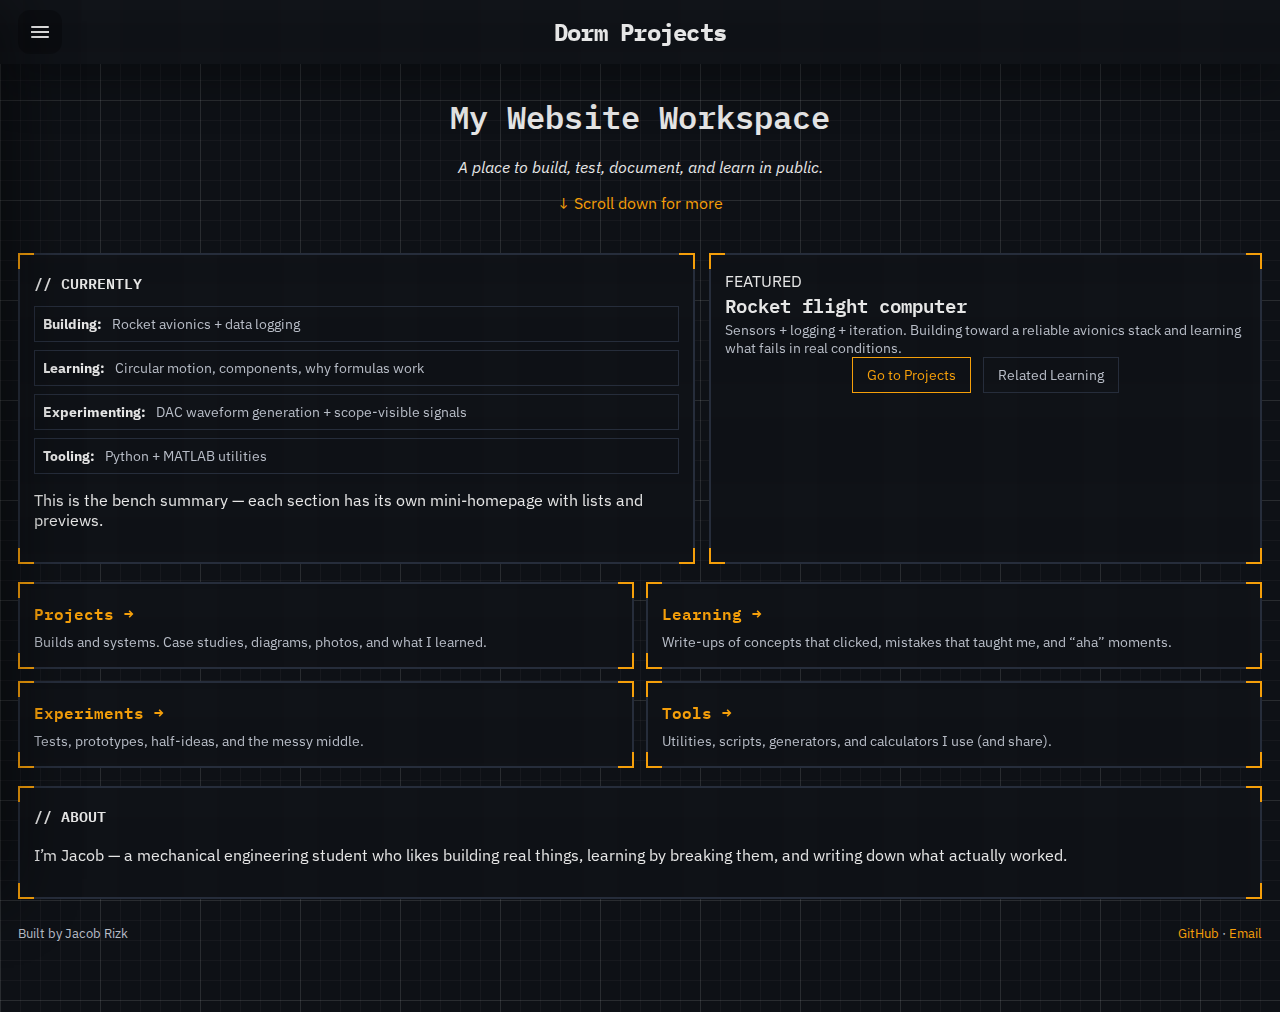
<file: index.html>
<!doctype html>
<html lang="en">
<head>
  <meta charset="utf-8" />
  <meta name="viewport" content="width=device-width, initial-scale=1" />
  <title>Dorm Projects</title>
  <meta name="description" content="Dorm Projects — a personal engineering workshop and notebook." />

  <link rel="preconnect" href="https://fonts.googleapis.com">
  <link rel="preconnect" href="https://fonts.gstatic.com" crossorigin>
  <link href="https://fonts.googleapis.com/css2?family=IBM+Plex+Sans:wght@400;500;600;700&display=swap" rel="stylesheet">

  <link rel="stylesheet" href="/style.css">

  <!-- Cloudflare Web Analytics -->
  <script defer src="https://static.cloudflareinsights.com/beacon.min.js" data-cf-beacon='{"token": "6431e79809964267be3b0ae9dbaa7998"}'></script>
</head>

<body>
  <!-- Fixed Top Bar -->
  <header class="topbar">
    <div class="topbar-inner">
      <button class="menu-btn" id="menuBtn" aria-label="Open menu" aria-controls="sideNav" aria-expanded="false">
        <span class="menu-icon" aria-hidden="true"></span>
      </button>

      <a class="topbar-title" href="/">Dorm Projects</a>

      <div class="topbar-right" aria-hidden="true"></div>
    </div>
  </header>

  <!-- Overlay + Drawer -->
  <div class="nav-overlay" id="navOverlay" hidden></div>

  <aside class="side-nav" id="sideNav" aria-hidden="true">
    <div class="side-nav__header">
      <div class="side-nav__title">Menu</div>
      <button class="side-nav__close" id="navClose" aria-label="Close menu">✕</button>
    </div>

    <nav class="side-nav__links">
      <a class="side-nav__link" href="/projects/">Projects</a>
      <a class="side-nav__link" href="/learning/">Learning</a>
      <a class="side-nav__link" href="/experiments/">Experiments</a>
      <a class="side-nav__link" href="/tools/">Tools</a>
      <a class="side-nav__link" href="/#about">About</a>
    </nav>

    <div class="side-nav__footer">
      <div class="side-nav__hint">Quick links to the sections.</div>
    </div>
  </aside>

  <div class="wrap">

    <!-- FULL-BLEED HERO -->
    <section class="hero hero--circuit" id="home">
      <div class="hero-media" aria-hidden="true"></div>

      <div class="hero-content">
        <h1 class="hero-headline">My Website Workspace</h1>
        <p class="hero-sub">
          <em>A place to build, test, document, and learn in public.</em>
        </p>
      </div>

      <a class="hero-scroll" href="#content" aria-label="Scroll down for more">
        <span class="hero-scroll__arrow" aria-hidden="true">↓</span>
        <span class="hero-scroll__text">Scroll down for more</span>
      </a>
    </section>

    <!-- Existing content starts here -->
    <div class="grid" id="content">
      <section class="panel">
        <h2>// CURRENTLY</h2>

        <div class="row"><b>Building:</b> <span>Rocket avionics + data logging</span></div>
        <div class="row"><b>Learning:</b> <span>Circular motion, components, why formulas work</span></div>
        <div class="row"><b>Experimenting:</b> <span>DAC waveform generation + scope-visible signals</span></div>
        <div class="row"><b>Tooling:</b> <span>Python + MATLAB utilities</span></div>

        <p class="panel-note">
          This is the bench summary — each section has its own mini-homepage with lists and previews.
        </p>
      </section>

      <section class="featured">
        <div class="kicker">FEATURED</div>
        <h3>Rocket flight computer</h3>
        <p>
          Sensors + logging + iteration. Building toward a reliable avionics stack and learning what fails in real conditions.
        </p>
        <div class="btns">
          <a class="btn primary" href="/projects/">Go to Projects</a>
          <a class="btn" href="/learning/">Related Learning</a>
        </div>
      </section>
    </div>

    <section class="cards">
      <a class="card" href="/projects/">
        <h3>Projects →</h3>
        <p>Builds and systems. Case studies, diagrams, photos, and what I learned.</p>
      </a>

      <a class="card" href="/learning/">
        <h3>Learning →</h3>
        <p>Write-ups of concepts that clicked, mistakes that taught me, and “aha” moments.</p>
      </a>

      <a class="card" href="/experiments/">
        <h3>Experiments →</h3>
        <p>Tests, prototypes, half-ideas, and the messy middle.</p>
      </a>

      <a class="card" href="/tools/">
        <h3>Tools →</h3>
        <p>Utilities, scripts, generators, and calculators I use (and share).</p>
      </a>
    </section>

    <section class="panel" id="about">
      <h2>// ABOUT</h2>
      <p class="about-text">
        I’m Jacob — a mechanical engineering student who likes building real things,
        learning by breaking them, and writing down what actually worked.
      </p>
    </section>

    <footer>
      <div>Built by Jacob Rizk</div>
      <div>
        <a href="https://github.com/jacobrizk">GitHub</a> ·
        <a href="mailto:jacobrizk2007@gmail.com">Email</a>
      </div>
    </footer>

  </div>

  <script>
    (function(){
      const menuBtn = document.getElementById("menuBtn");
      const sideNav = document.getElementById("sideNav");
      const overlay = document.getElementById("navOverlay");
      const closeBtn = document.getElementById("navClose");

      function openNav(){
        sideNav.classList.add("is-open");
        overlay.hidden = false;
        document.body.classList.add("nav-open");
        document.body.style.overflow = "hidden";
        menuBtn.setAttribute("aria-expanded","true");
        sideNav.setAttribute("aria-hidden","false");
      }

      function closeNav(){
        sideNav.classList.remove("is-open");
        overlay.hidden = true;
        document.body.classList.remove("nav-open");
        document.body.style.overflow = "";
        menuBtn.setAttribute("aria-expanded","false");
        sideNav.setAttribute("aria-hidden","true");
      }

      menuBtn.addEventListener("click", () => {
        if (sideNav.classList.contains("is-open")) closeNav();
        else openNav();
      });
      closeBtn.addEventListener("click", closeNav);
      overlay.addEventListener("click", closeNav);
      document.addEventListener("keydown", e => e.key === "Escape" && closeNav());
    })();
  </script>
</body>
</html>
</file>
<file: style.css>
@import url('https://fonts.googleapis.com/css2?family=IBM+Plex+Mono:wght@400;500;600;700&family=IBM+Plex+Sans:wght@300;400;500;600;700&display=swap');

:root{
  --background: 218 22% 7%;
  --foreground: 0 0% 90%;
  --card: 217 24% 11%;
  --muted: 220 12% 75%;
  --border: 221 22% 19%;
  --primary: 38 92% 50%;
  --ring: 38 92% 50%;

  /* fixed full-width top bar */
  --topbar: hotpink;
  --topbar-h: 64px;

  --max: 1600px;

  --grid-a: rgba(255,255,255,0.035);
  --grid-b: rgba(255,255,255,0.08);

  /* corner geometry */
  --tick: 16px;
  --tickw: 2px;
}

*{ box-sizing:border-box; }
html, body{ height:100%; }

body{
  margin:0;
  color: hsl(var(--foreground));
  font-family: "IBM Plex Sans", system-ui, sans-serif;
  -webkit-font-smoothing: antialiased;

  /* push content below fixed topbar */
  padding-top: var(--topbar-h);

  background-color: hsl(var(--background));
  background-image:
    linear-gradient(var(--grid-a) 1px, transparent 1px),
    linear-gradient(90deg, var(--grid-a) 1px, transparent 1px),
    linear-gradient(var(--grid-b) 1px, transparent 1px),
    linear-gradient(90deg, var(--grid-b) 1px, transparent 1px);
  background-size: 20px 20px, 20px 20px, 100px 100px, 100px 100px;
}

a{ color:hsl(var(--primary)); text-decoration:none; }
a:hover{ text-decoration:underline; }

h1,h2,h3{
  font-family: "IBM Plex Mono", ui-monospace, monospace;
  font-weight: 600;
  margin: 0;
}

/* ===================== Layout ===================== */

.wrap{
  max-width: var(--max);
  margin: 0 auto;
  padding: 28px 18px 70px;
}

/* Hide the old top header (you still have it in HTML) */
.top{ display:none !important; }

/* ===================== Fixed Full-Width Top Bar ===================== */

.topbar{
  position: fixed;
  top: 0;
  left: 0;
  right: 0;
  height: var(--topbar-h);
  z-index: 60;

  background: hsla(var(--topbar), 0.92);
  border-bottom: 1px solid hsla(var(--border), 0.9);

  backdrop-filter: blur(10px);
  -webkit-backdrop-filter: blur(10px);

  box-shadow: 0 18px 50px rgba(0,0,0,0.30);
}

.topbar-inner{
  height: 100%;
  max-width: var(--max);
  margin: 0 auto;
  padding: 10px 18px;

  display: grid;
  grid-template-columns: 44px 1fr 44px;
  align-items: center;
  gap: 10px;
}

.topbar-title{
  justify-self: center;
  font-family: "IBM Plex Mono", ui-monospace, monospace;
  font-weight: 700;
  letter-spacing: -0.03em;
  font-size: clamp(18px, 2.8vw, 24px);
  line-height: 1;
  color: hsl(var(--foreground));
  text-decoration: none;
}

.topbar-title:hover{ text-decoration: none; }

.topbar-right{
  width: 44px;
  height: 44px;
}

/* ===================== Hero ===================== */

.hero{
  background: transparent;
  margin-bottom: 18px;
  text-align: center;
  padding: 0 0 22px;
}

.subtitle{
  max-width: 65ch;
  margin: 0 auto 16px;
  color: hsl(var(--muted));
  font-size: 16px;
  line-height: 1.65;
}

/* ===================== Menu Button + Slide-out Nav ===================== */

.menu-btn{
  position: relative;
  z-index: 20;

  height: 44px;
  width: 44px;
  border-radius: 12px;

  background: rgba(0,0,0,0.25);
  border: 2px solid hsla(var(--border), 0.9);
  box-shadow: none;

  display: grid;
  place-items: center;

  cursor: pointer;
  transition: transform 160ms ease, border-color 160ms ease, background 160ms ease, opacity 160ms ease;
}

.menu-btn:hover{
  transform: translateY(-1px);
  border-color: hsl(var(--primary));
  background: rgba(0,0,0,0.32);
}

.menu-btn:active{ transform: translateY(0px); }

.menu-btn:focus-visible{
  outline: 2px solid hsla(var(--ring), 0.8);
  outline-offset: 2px;
}

/* Hide the hamburger while menu is open */
body.nav-open .menu-btn{
  opacity: 0;
  pointer-events: none;
}

/* hamburger icon */
.menu-icon{
  position: relative;
  width: 18px;
  height: 12px;
  border-radius: 2px;

  background: linear-gradient(
    to bottom,
    transparent 0 5px,
    hsl(var(--foreground)) 5px 7px,
    transparent 7px 100%
  );
}

.menu-icon::before,
.menu-icon::after{
  content:"";
  position:absolute;
  left:0;
  right:0;
  height:2px;
  background: hsl(var(--foreground));
  border-radius: 2px;
}

.menu-icon::before{ top:0; }
.menu-icon::after{ bottom:0; }

/* overlay */
.nav-overlay{
  position: fixed;
  inset: 0;
  z-index: 90;
  background: rgba(0,0,0,0.60);
  backdrop-filter: blur(2px);
  -webkit-backdrop-filter: blur(2px);
}

/* drawer */
.side-nav{
  position: fixed;
  top: 0;
  left: 0;
  height: 100vh;
  width: min(320px, 86vw);
  z-index: 100;

  background: hsla(var(--card), 0.96);
  border-right: 2px solid hsl(var(--border));
  box-shadow: 20px 0 60px rgba(0,0,0,0.45);

  transform: translateX(-102%);
  transition: transform 220ms ease;

  display: flex;
  flex-direction: column;
}

/* Keep orange corners on the drawer (you did NOT forbid these) */
.side-nav::after{
  content:"";
  position:absolute;
  inset:-2px;
  pointer-events:none;

  background:
    linear-gradient(hsl(var(--primary)) 0 0) 0 0 / var(--tick) var(--tickw) no-repeat,
    linear-gradient(hsl(var(--primary)) 0 0) 0 0 / var(--tickw) var(--tick) no-repeat,
    linear-gradient(hsl(var(--primary)) 0 0) 100% 0 / var(--tick) var(--tickw) no-repeat,
    linear-gradient(hsl(var(--primary)) 0 0) 100% 0 / var(--tickw) var(--tick) no-repeat,
    linear-gradient(hsl(var(--primary)) 0 0) 0 100% / var(--tick) var(--tickw) no-repeat,
    linear-gradient(hsl(var(--primary)) 0 0) 0 100% / var(--tickw) var(--tick) no-repeat,
    linear-gradient(hsl(var(--primary)) 0 0) 100% 100% / var(--tick) var(--tickw) no-repeat,
    linear-gradient(hsl(var(--primary)) 0 0) 100% 100% / var(--tickw) var(--tick) no-repeat;
}

.side-nav.is-open{ transform: translateX(0); }

.side-nav__header{
  display:flex;
  align-items:center;
  justify-content: space-between;
  padding: 18px 16px;
  border-bottom: 2px solid hsl(var(--border));
}

.side-nav__title{
  font-family: "IBM Plex Mono", ui-monospace, monospace;
  font-weight: 700;
  letter-spacing: 0.04em;
  color: hsl(var(--foreground));
}

.side-nav__close{
  height: 36px;
  width: 36px;
  border-radius: 10px;
  background: transparent;
  border: 2px solid hsl(var(--border));
  color: hsl(var(--foreground));
  cursor: pointer;
  transition: border-color 160ms ease, background 160ms ease;
}

.side-nav__close:hover{
  border-color: hsl(var(--primary));
  background: rgba(0,0,0,0.18);
}

.side-nav__links{
  padding: 14px;
  display: flex;
  flex-direction: column;
  gap: 10px;
}

.side-nav__link{
  display:block;
  padding: 12px 12px;
  border-radius: 12px;

  background: rgba(0,0,0,0.28);
  border: 2px solid hsl(var(--border));
  color: hsl(var(--foreground));
  text-decoration: none;

  transition: transform 160ms ease, border-color 160ms ease, background 160ms ease;
}

.side-nav__link:hover{
  transform: translateX(2px);
  border-color: hsl(var(--primary));
  background: rgba(0,0,0,0.34);
  text-decoration: none;
}

.side-nav__footer{
  margin-top: auto;
  padding: 14px 16px 18px;
  border-top: 2px solid hsl(var(--border));
  color: hsl(var(--muted));
  font-size: 13px;
}

/* ===================== Buttons ===================== */

.btns{
  display:flex;
  justify-content:center;
  gap:12px;
  flex-wrap:wrap;
}

.btn{
  padding: 8px 14px;
  border: 1px solid hsl(var(--border));
  background: hsla(var(--card), 0.50);
  color: hsl(var(--muted));
  font-size: 14px;
}

.btn.primary{
  border-color: hsl(var(--primary));
  color: hsl(var(--primary));
  background: hsla(var(--primary), 0.08);
}

.btn:hover{
  background: hsla(var(--card), 0.65);
  text-decoration:none;
}

/* ===================== Boxes (ONE SYSTEM) ===================== */

.panel,
.card,
.featured{
  position: relative;

  background: hsla(var(--card), 0.82);
  backdrop-filter: blur(8px);
  -webkit-backdrop-filter: blur(8px);

  border: 2px solid hsl(var(--border));
  padding: 16px 14px;
}

.panel::after,
.card::after,
.featured::after{
  content:"";
  position:absolute;
  inset:-2px;
  pointer-events:none;

  background:
    linear-gradient(hsl(var(--primary)) 0 0) 0 0 / var(--tick) var(--tickw) no-repeat,
    linear-gradient(hsl(var(--primary)) 0 0) 0 0 / var(--tickw) var(--tick) no-repeat,
    linear-gradient(hsl(var(--primary)) 0 0) 100% 0 / var(--tick) var(--tickw) no-repeat,
    linear-gradient(hsl(var(--primary)) 0 0) 100% 0 / var(--tickw) var(--tick) no-repeat,
    linear-gradient(hsl(var(--primary)) 0 0) 0 100% / var(--tick) var(--tickw) no-repeat,
    linear-gradient(hsl(var(--primary)) 0 0) 0 100% / var(--tickw) var(--tick) no-repeat,
    linear-gradient(hsl(var(--primary)) 0 0) 100% 100% / var(--tick) var(--tickw) no-repeat,
    linear-gradient(hsl(var(--primary)) 0 0) 100% 100% / var(--tickw) var(--tick) no-repeat;
}

/* ===================== Content ===================== */

.panel h2{
  font-size: 15px;
  margin-bottom: 10px;
}

.row{
  display:flex;
  gap:10px;
  padding: 8px;
  border: 1px solid hsl(var(--border));
  background: hsla(var(--card), 0.50);
  margin-bottom: 8px;
  font-size: 14px;
}

.row b{ color: hsl(var(--foreground)); }
.row span{ color: hsl(var(--muted)); }

.cards{
  display:grid;
  grid-template-columns: repeat(2, 1fr);
  gap: 12px;
  margin-bottom: 18px;
}

@media (max-width: 700px){
  .cards{ grid-template-columns: 1fr; }
}

.card h3{
  font-size: 16px;
  margin-bottom: 6px;
}

.card p,
.featured p{
  font-size: 14px;
  color: hsl(var(--muted));
  margin: 0;
}

.grid{
  display:grid;
  grid-template-columns: 1.1fr 0.9fr;
  gap: 14px;
  margin-bottom: 18px;
}

@media (max-width: 900px){
  .grid{ grid-template-columns: 1fr; }
}

/* ===================== Footer ===================== */

footer{
  margin-top: 26px;
  font-size: 13px;
  color: hsl(var(--muted));
  display:flex;
  justify-content: space-between;
  flex-wrap: wrap;
  gap: 12px;
}
</file>
